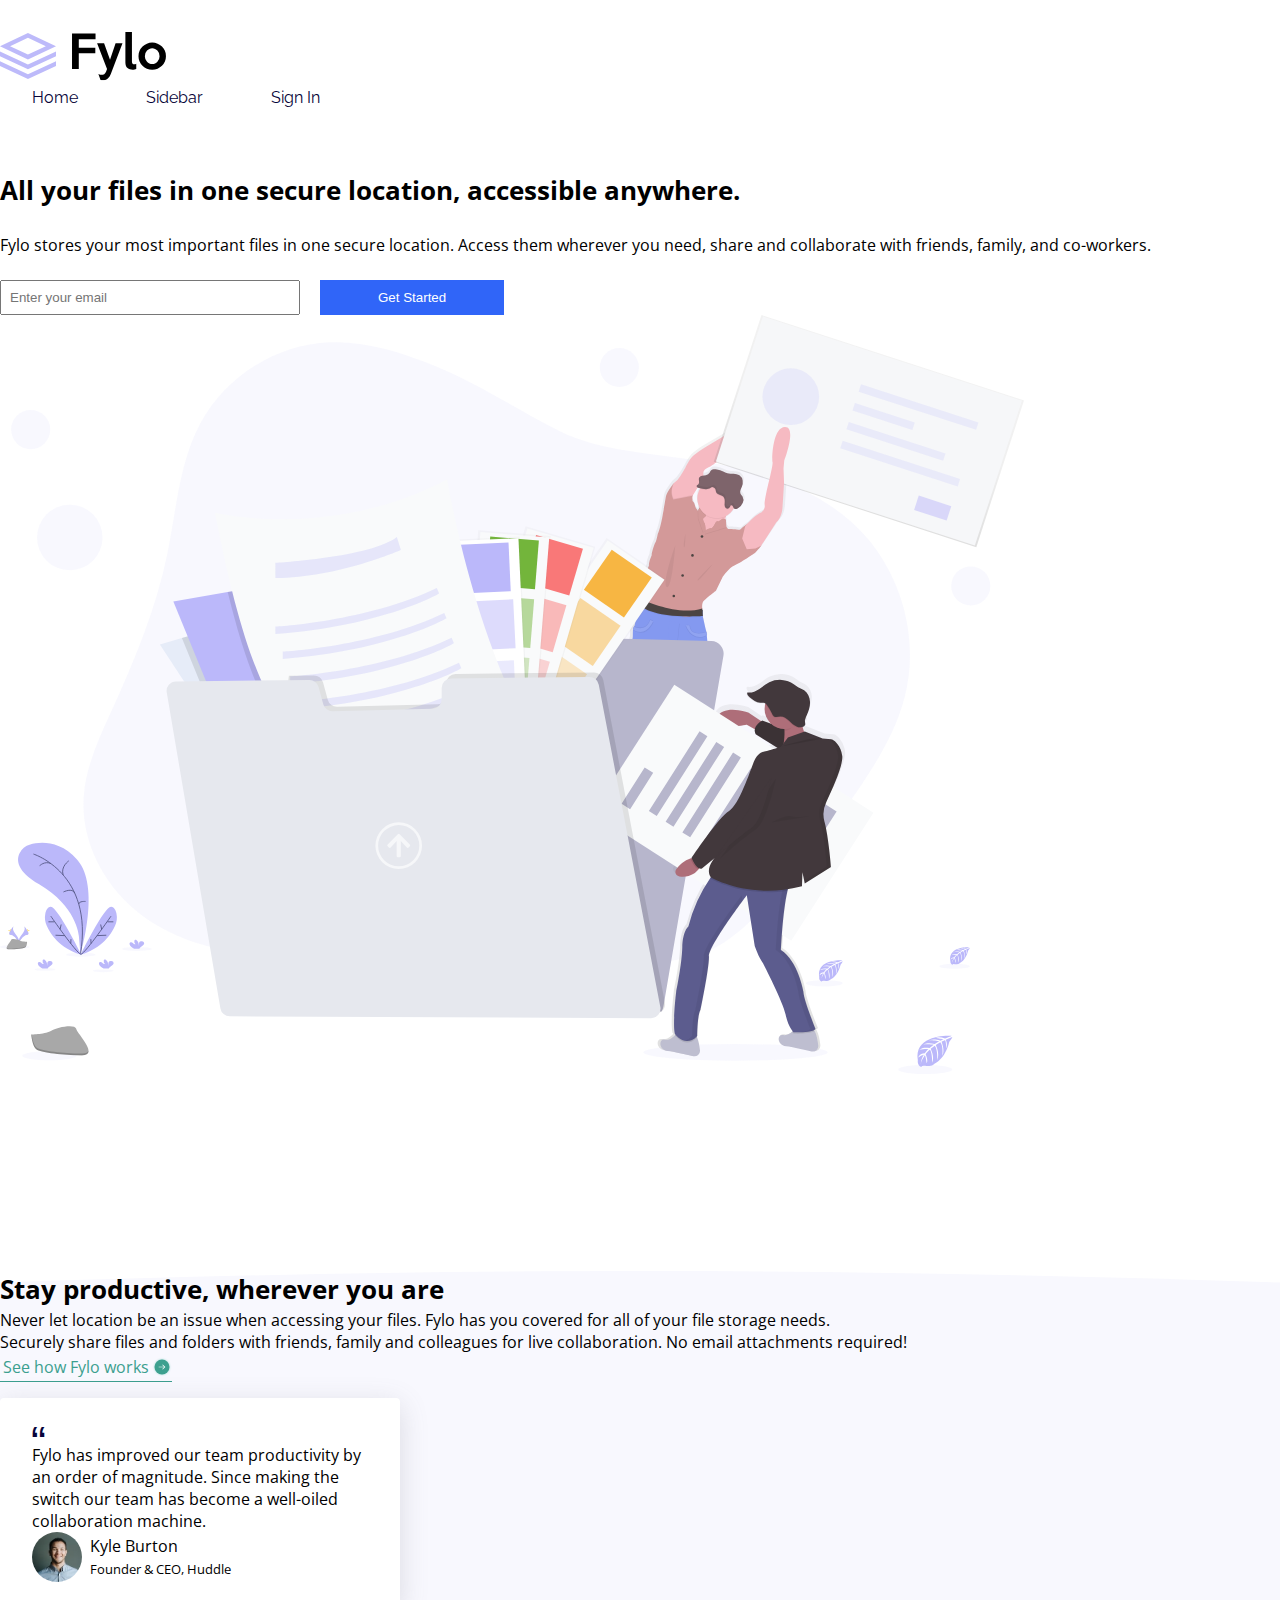
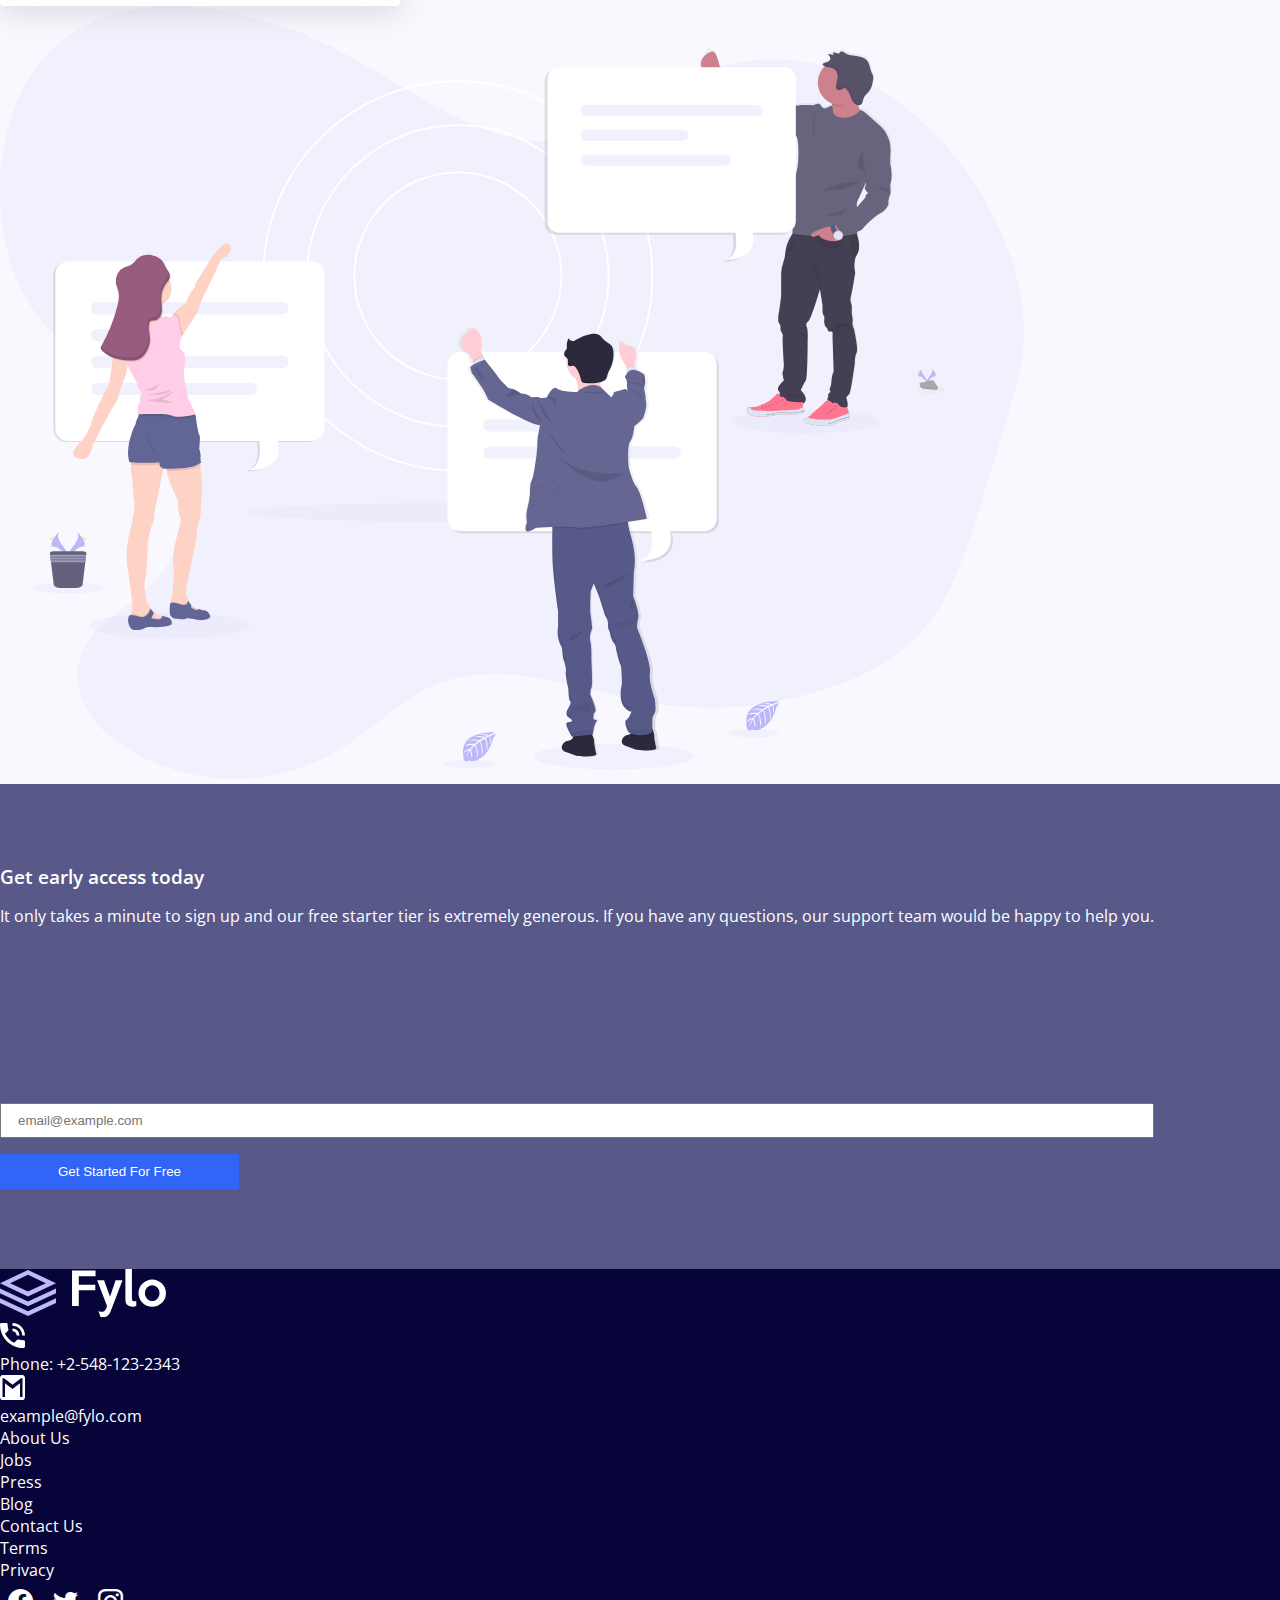
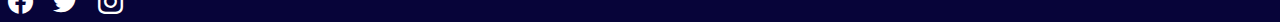
<file: index.html>
<!DOCTYPE html>
<html lang="en">
<head>
  <meta charset="UTF-8">
  <meta name="viewport" content="width=device-width, initial-scale=1.0"> <!-- displays site properly based on user's device -->

  <link rel="icon" type="image/png" sizes="32x32" href="./images/favicon-32x32.png">
  
  <title>Frontend Mentor | Fylo landing page with two column layout</title>

  <!-- GOOGLE FONTS -->
  <link rel="preconnect" href="https://fonts.googleapis.com">
  <link rel="preconnect" href="https://fonts.gstatic.com" crossorigin>
  <link href="https://fonts.googleapis.com/css2?family=Raleway:wght@400;700&display=swap" rel="stylesheet">

  <link rel="preconnect" href="https://fonts.googleapis.com">
  <link rel="preconnect" href="https://fonts.gstatic.com" crossorigin>
  <link href="https://fonts.googleapis.com/css2?family=Open+Sans&display=swap" rel="stylesheet">
  
  <!-- BOOTSTRAP -->
  <link href="https://cdn.jsdelivr.net/npm/bootstrap@5.3.0-alpha1/dist/css/bootstrap.min.css" rel="stylesheet" integrity="sha384-GLhlTQ8iRABdZLl6O3oVMWSktQOp6b7In1Zl3/Jr59b6EGGoI1aFkw7cmDA6j6gD" crossorigin="anonymous">
  <link rel="stylesheet" href="https://cdn.jsdelivr.net/npm/bootstrap-icons@1.10.3/font/bootstrap-icons.css">
  <!-- CUSTOM CSS -->
  <link rel="stylesheet" type="text/css" href="styles.css">
</head>
<body>
    <header class="header">
      <nav class="navbar container">
        <img src="images/logo.svg" alt="site logo">
        <div class="navbar-links">
          <a href="./index.html">Home</a>
          <a href="./sidebar.html">Sidebar</a>
          <a href="#">Sign In</a>
        </div>
      </nav>
    </header>

<!--TOP SECTION-->
<main>
    <section class="top-section">
      <div class="container">
        <div class="row align-items-center d-flex justify-content-between">
          <div class="col-6">
            <h2>All your files in one secure location, accessible anywhere.</h2>
            <p>Fylo stores your most important files in one secure location. Access them wherever you need, share and collaborate with friends, family, and co-workers.</p>
            <input class="inputfield-email" type="text" placeholder="Enter your email">
            <button class="email-btn">Get Started</button>
          </div>
        <div class="col-6 image-container">
            <img src="images/illustration-1.svg" alt="illustration-1">
        </div>
      </div>
    </section>

    <!--MIDDLE SECTION-->
    <section class="middle-section">
      <div class="container py-5">
        <div class="row py-5 d-flex justify-content-between">
          <div class="col-6">
              <h2>Stay productive, wherever you are</h2>
              <div class="pe-5">
                <p>Never let location be an issue when accessing your files. Fylo has you covered for all of your file storage needs.</p> 
                <p>Securely share files and folders with friends, family and colleagues for live collaboration. No email attachments required!</p>
              </div>
            <div class="link-box">
              <a href="#">See how Fylo works</a>
              <img src="./images/icon-arrow.svg" alt="arrow icon">
            </div>
          <div class="card-container">
            <img src="./images/icon-quotes.svg" alt="icon quotemark">
            <p>Fylo has improved our team productivity by an order of magnitude. Since making the switch our team has become a well-oiled collaboration machine.</p>
            <div class="card-testimonial">
              <img src="./images/avatar-testimonial.jpg" alt="avatar icon">
              <div class="card-profile">
                  <p>Kyle Burton</p>
                  <small>Founder & CEO, Huddle</small>
                </div>
              </div>
            </div>
          </div>
          <div class="col-6 image-container">
              <img src="images/illustration-2.svg" alt="illustration-1">
          </div>
        </div>
      </div>
    </section>

    <section class="bottom-section">
      <div class="container">
        <div class="row d-flex justify-content-between">
          <div class="col-5 bottom-left-section">
            <h3>Get early access today</h3>
            <p>It only takes a minute to sign up and our free starter tier is extremely generous. If you have any questions, our support team would be happy to help you.</p>
          </div>
          <div class="col-5 email-box bottom-right-section">
            <input class="inputfield-email-long" type="text" placeholder="email@example.com">
            <button class="email-btn">Get Started For Free</button>
          </div>
        </div>
      </div>
    </section>
  </main>
    <!--FOOOTER SECTION -->
    <footer class="footer-section py-5">
      <div class="container py-5">
        <div class="row mb-4">
          <div class="col">
            <img class="mb-3" src="./images/logo-white.svg" alt="logo">
          </div>
        </div>
        <div class="row d-flex justify-content-between">
          <div class="col-3">
            <div class="d-flex footer-icon">
              <img src="images/icon-phone.svg" alt="phone icon">
              <p>Phone: +2-548-123-2343</p>
            </div>
            <div class="d-flex footer-icon">
              <img src="images/icon-email.svg" alt="email icon">
              <p>example@fylo.com</p>
            </div>
          </div>
          <div class="col-2">
            <p>About Us</p>
            <p>Jobs</p>
            <p>Press</p>
            <p>Blog</p>
          </div>
          <div class="col-2">
            <p>Contact Us</p>
            <p>Terms</p>
            <p>Privacy</p>
          </div>
          <div class="col-2">
            <i class="bi bi-facebook"></i>
            <i class="bi bi-twitter"></i>
            <i class="bi bi-instagram"></i>
          </div>
        </div>
      </div>
    </footer>

    <script src="https://cdn.jsdelivr.net/npm/@popperjs/core@2.11.6/dist/umd/popper.min.js" integrity="sha384-oBqDVmMz9ATKxIep9tiCxS/Z9fNfEXiDAYTujMAeBAsjFuCZSmKbSSUnQlmh/jp3" crossorigin="anonymous"></script>
    <script src="https://cdn.jsdelivr.net/npm/bootstrap@5.3.0-alpha1/dist/js/bootstrap.min.js" integrity="sha384-mQ93GR66B00ZXjt0YO5KlohRA5SY2XofN4zfuZxLkoj1gXtW8ANNCe9d5Y3eG5eD" crossorigin="anonymous"></script>
</body>
</html>
</file>
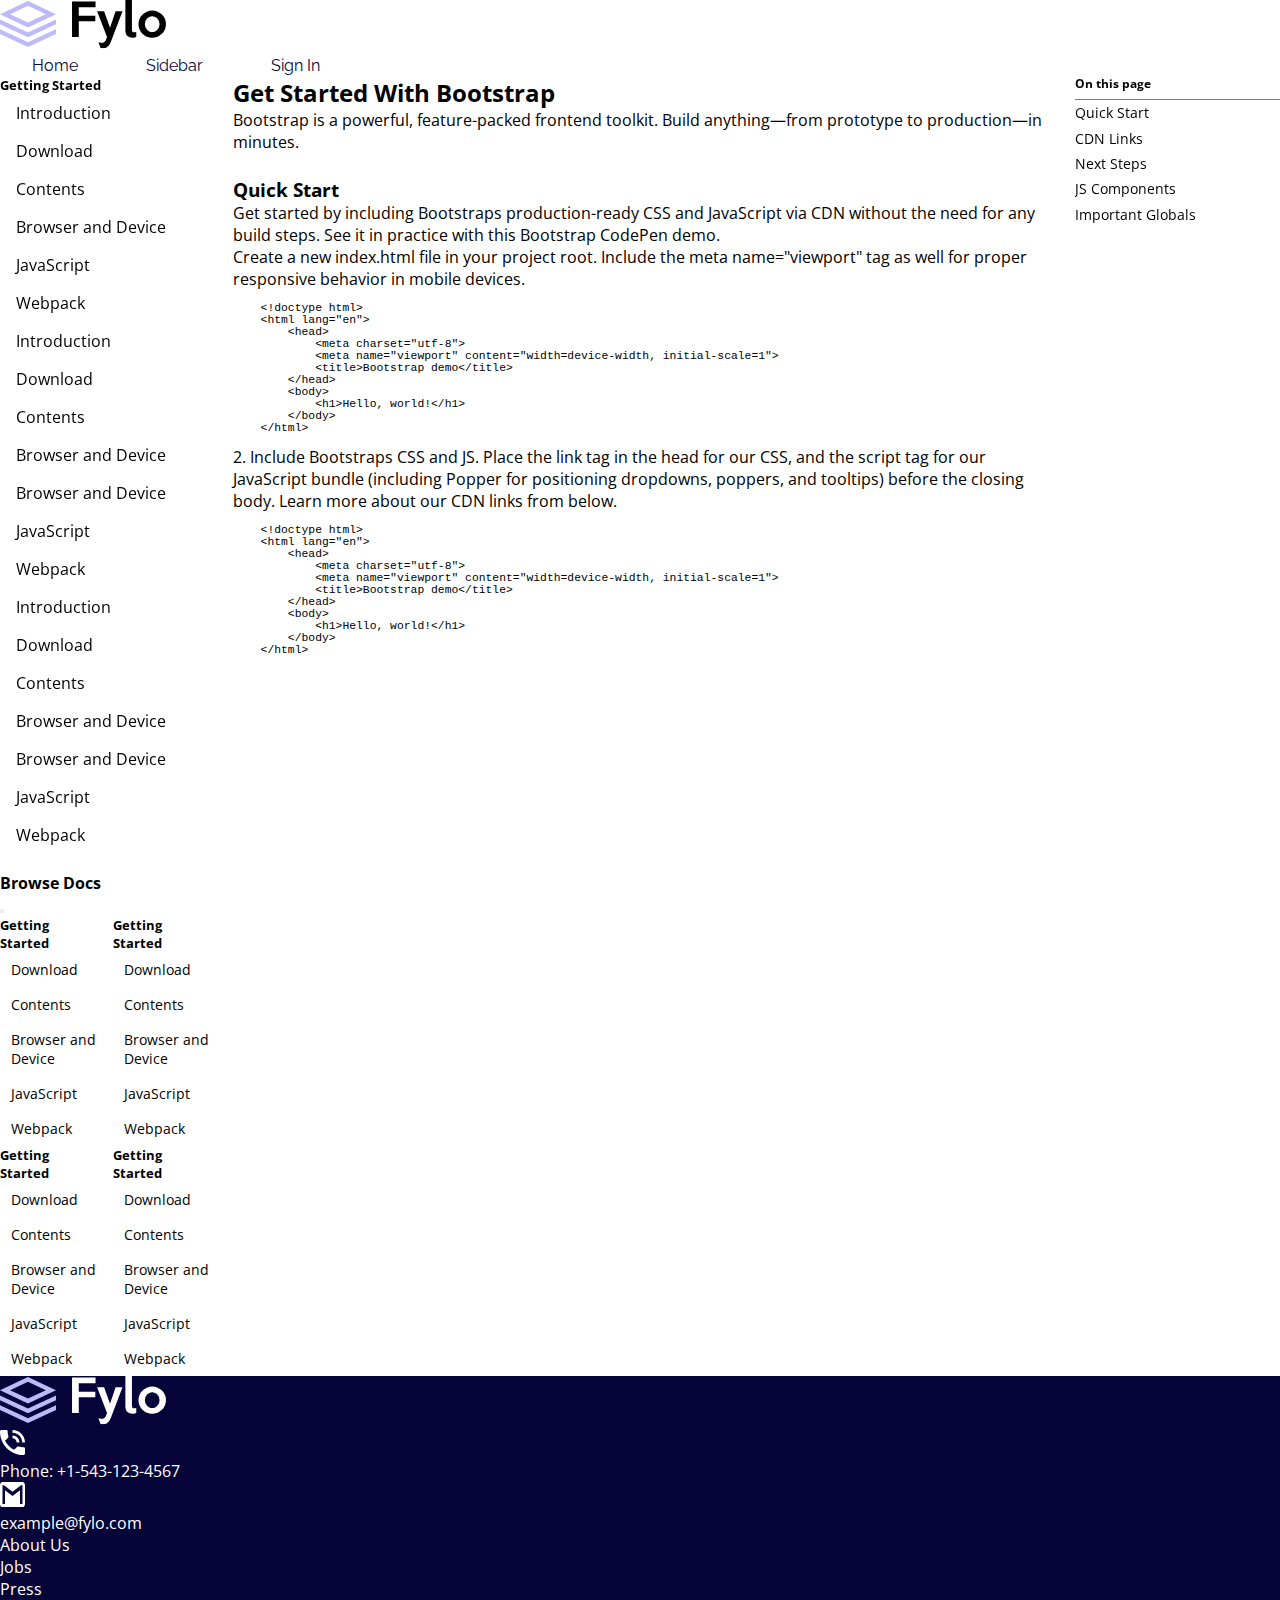
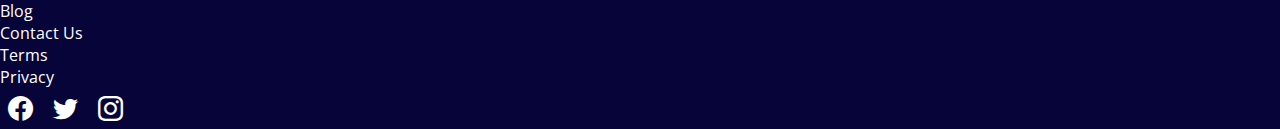
<file: offcanvas-test.html>
<!DOCTYPE html>
<html lang="en">
  <head>
    <meta charset="UTF-8" />
    <meta http-equiv="X-UA-Compatible" content="IE=edge" />
    <meta name="viewport" content="width=device-width, initial-scale=1.0" />
    <title>Offcanvas</title>
    <!-- GOOGLE FONTS -->
    <link rel="preconnect" href="https://fonts.googleapis.com" />
    <link rel="preconnect" href="https://fonts.gstatic.com" crossorigin />
    <link
      href="https://fonts.googleapis.com/css2?family=Raleway:wght@400;700&display=swap"
      rel="stylesheet"
    />
    <link rel="preconnect" href="https://fonts.googleapis.com" />
    <link rel="preconnect" href="https://fonts.gstatic.com" crossorigin />
    <link
      href="https://fonts.googleapis.com/css2?family=Open+Sans&display=swap"
      rel="stylesheet"
    />
    <!-- BOOTSTRAP -->
    <link
      href="https://cdn.jsdelivr.net/npm/bootstrap@5.3.0-alpha1/dist/css/bootstrap.min.css"
      rel="stylesheet"
      integrity="sha384-GLhlTQ8iRABdZLl6O3oVMWSktQOp6b7In1Zl3/Jr59b6EGGoI1aFkw7cmDA6j6gD"
      crossorigin="anonymous"
    />
    <link
      rel="stylesheet"
      href="https://cdn.jsdelivr.net/npm/bootstrap-icons@1.10.3/font/bootstrap-icons.css"
    />
    <!-- CUSTOM CSS -->
    <link rel="stylesheet" type="text/css" href="offstyle.css" />
  </head>

  <body>
    <!--NAVBAR-->
        <nav class="navbar navbar-expand-lg container mt-5">
          <!--Offcanvas toggle-->

          <div class="site-navbar-toggler">
            <button class="navbar-toggler p-3" type="button" data-bs-toggle="offcanvas"
             data-bs-target="#siteOffcanvas" aria-controls="siteOffcanvas">
             <span class="navbar-toggler-icon"></span>
            </button>
          </div>
          <img src="images/logo.svg" alt="site logo" />

          <!--Nav links toggle-->
          <button class="navbar-toggler" type="button" data-bs-toggle="collapse" data-bs-target="#navbarContent">
           <span class="navbar-toggler-icon"></span>
          </button>

        <div class="collapse navbar-nav navbar-collapse justify-content-end" id="navbarContent">
          <div class="navbar-links mt-4">
            <a class="nav-item" href="./index.html">Home</a>
            <a class="nav-item" href="./sidebar.html">Sidebar</a>
            <a class="nav-item" href="#">Sign In</a>
          </div>
        </div>
      </nav>


    <div class="container site-layout my-5">

      <!--Sidebar-->
      <div class="sidebar-section">
        <div class="d-flex flex-column flex-shrink-0 bg-light">
          <h5>Getting Started</h5>
          <ul class="sidebar-ul">
            <li>Introduction</li>
            <li>Download</li>
            <li>Contents</li>
            <li>Browser and Device</li>
            <li>JavaScript</li>
            <li>Webpack</li>
            <li>Introduction</li>
            <li>Download</li>
            <li>Contents</li>
            <li>Browser and Device</li>
            <li>Browser and Device</li>
            <li>JavaScript</li>
            <li>Webpack</li>
            <li>Introduction</li>
            <li>Download</li>
            <li>Contents</li>
            <li>Browser and Device</li>
            <li>Browser and Device</li>
            <li>JavaScript</li>
            <li>Webpack</li>
            <li>Introduction</li>
            <li>Download</li>
            <li>Contents</li>
            <li>Browser and Device</li>
            </ul>
          </div>
        </div>

      <!--Offcanvas start-->
        <div class="offcanvas offcanvas-start d-block pl-2rem" tabindex="-1" id="siteOffcanvas" aria-labelledby="offcanvas-label">
          <div class="offcanvas-header border-bottom">
            <h4 id="sidebar-label">Browse Docs</h4>
            <button class="btn-close" data-bs-dismiss="offcanvas"></button>
          </div>
          <div class="offcanvas-body">
            <ul class="offcanvas-ul">
              <li class="offcanvas-links py-2">
                <h5>Getting Started</h5>
                <ul class="link-ul">
                  <li>Download</li>
                  <li>Contents</li>
                  <li>Browser and Device</li>
                  <li>JavaScript</li>
                  <li>Webpack</li>
                </ul>
              </li>
              <li class="offcanvas-links py-2">
                <h5>Getting Started</h5>
                <ul class="link-ul">
                  <li>Download</li>
                  <li>Contents</li>
                  <li>Browser and Device</li>
                  <li>JavaScript</li>
                  <li>Webpack</li>
                </ul>
              </li>
              <li class="offcanvas-links py-2">
                <h5>Getting Started</h5>
                <ul class="link-ul">
                  <li>Download</li>
                  <li>Contents</li>
                  <li>Browser and Device</li>
                  <li>JavaScript</li>
                  <li>Webpack</li>
                </ul>
              </li>
              <li class="offcanvas-links py-2">
                <h5>Getting Started</h5>
                <ul class="link-ul">
                  <li>Download</li>
                  <li>Contents</li>
                  <li>Browser and Device</li>
                  <li>JavaScript</li>
                  <li>Webpack</li>
                </ul>
              </li>
              </ul>
          </div>
        </div>
     

      <div class="grid-container">
        <div class="grid-intro">
          <h2>Get Started With Bootstrap</h2>
          <p>
            Bootstrap is a powerful, feature-packed frontend toolkit. Build
            anything—from prototype to production—in minutes.
          </p>
        </div>

        <div class="grid-toc">
          <h5>On this page</h5>
          <ul class="toc-ul">
            <li>Quick Start</li>
            <li>CDN Links</li>
            <li>Next Steps</li>
            <li>JS Components</li>
            <li>Important Globals</li>
          </ul>
        </div>

        <div class="grid-content">
          <h3>Quick Start</h3>
          <p>
            Get started by including Bootstraps production-ready CSS and
            JavaScript via CDN without the need for any build steps. See it in
            practice with this Bootstrap CodePen demo.
          </p>
          <p>
            Create a new index.html file in your project root. Include the meta
            name="viewport" tag as well for proper responsive behavior in mobile
            devices.
          </p>

          <div class="code-snippet">
            <pre><code class="language html" data-lang="html">
    &lt;!doctype html&gt;
    &lt;html lang=&quot;en&quot;&gt;
        &lt;head&gt;
            &lt;meta charset=&quot;utf-8&quot;&gt;
            &lt;meta name=&quot;viewport&quot; content=&quot;width=device-width, initial-scale=1&quot;&gt;
            &lt;title&gt;Bootstrap demo&lt;/title&gt;
        &lt;/head&gt;
        &lt;body&gt;
            &lt;h1&gt;Hello, world!&lt;/h1&gt;
        &lt;/body&gt;
    &lt;/html&gt;
              </code></pre>
          </div>
          <p>
            2. Include Bootstraps CSS and JS. Place the link tag in the head for
            our CSS, and the script tag for our JavaScript bundle (including
            Popper for positioning dropdowns, poppers, and tooltips) before the
            closing body. Learn more about our CDN links from below.
          </p>

          <div class="code-snippet">
            <pre><code class="language html" data-lang="html">
    &lt;!doctype html&gt;
    &lt;html lang=&quot;en&quot;&gt;
        &lt;head&gt;
            &lt;meta charset=&quot;utf-8&quot;&gt;
            &lt;meta name=&quot;viewport&quot; content=&quot;width=device-width, initial-scale=1&quot;&gt;
            &lt;title&gt;Bootstrap demo&lt;/title&gt;
        &lt;/head&gt;
        &lt;body&gt;
            &lt;h1&gt;Hello, world!&lt;/h1&gt;
        &lt;/body&gt;
    &lt;/html&gt;
              </code></pre>
          </div>
        </div>
      </div>
    </div>

    <!--FOOTER-->
    <footer class="footer-section py-5">
      <div class="container py-5">
        <div class="row mb-4">
          <div class="col">
            <img class="mb-3" src="./images/logo-white.svg" alt="logo" />
          </div>
        </div>
        <div class="row d-flex justify-content-between">
          <div class="col-3">
            <div class="d-flex footer-icon">
              <img src="images/icon-phone.svg" alt="phone icon" />
              <p>Phone: +1-543-123-4567</p>
            </div>
            <div class="d-flex footer-icon">
              <img src="images/icon-email.svg" alt="email icon" />
              <p>example@fylo.com</p>
            </div>
          </div>
          <div class="col-2">
            <p>About Us</p>
            <p>Jobs</p>
            <p>Press</p>
            <p>Blog</p>
          </div>
          <div class="col-2">
            <p>Contact Us</p>
            <p>Terms</p>
            <p>Privacy</p>
          </div>
          <div class="col-2">
            <i class="bi bi-facebook"></i>
            <i class="bi bi-twitter"></i>
            <i class="bi bi-instagram"></i>
          </div>
        </div>
      </div>
    </footer>

    <script
      src="https://cdn.jsdelivr.net/npm/@popperjs/core@2.11.6/dist/umd/popper.min.js"
      integrity="sha384-oBqDVmMz9ATKxIep9tiCxS/Z9fNfEXiDAYTujMAeBAsjFuCZSmKbSSUnQlmh/jp3"
      crossorigin="anonymous"
    ></script>
    <script
      src="https://cdn.jsdelivr.net/npm/bootstrap@5.3.0-alpha1/dist/js/bootstrap.min.js"
      integrity="sha384-mQ93GR66B00ZXjt0YO5KlohRA5SY2XofN4zfuZxLkoj1gXtW8ANNCe9d5Y3eG5eD"
      crossorigin="anonymous"
    ></script>
  </body>
</html>
</file>
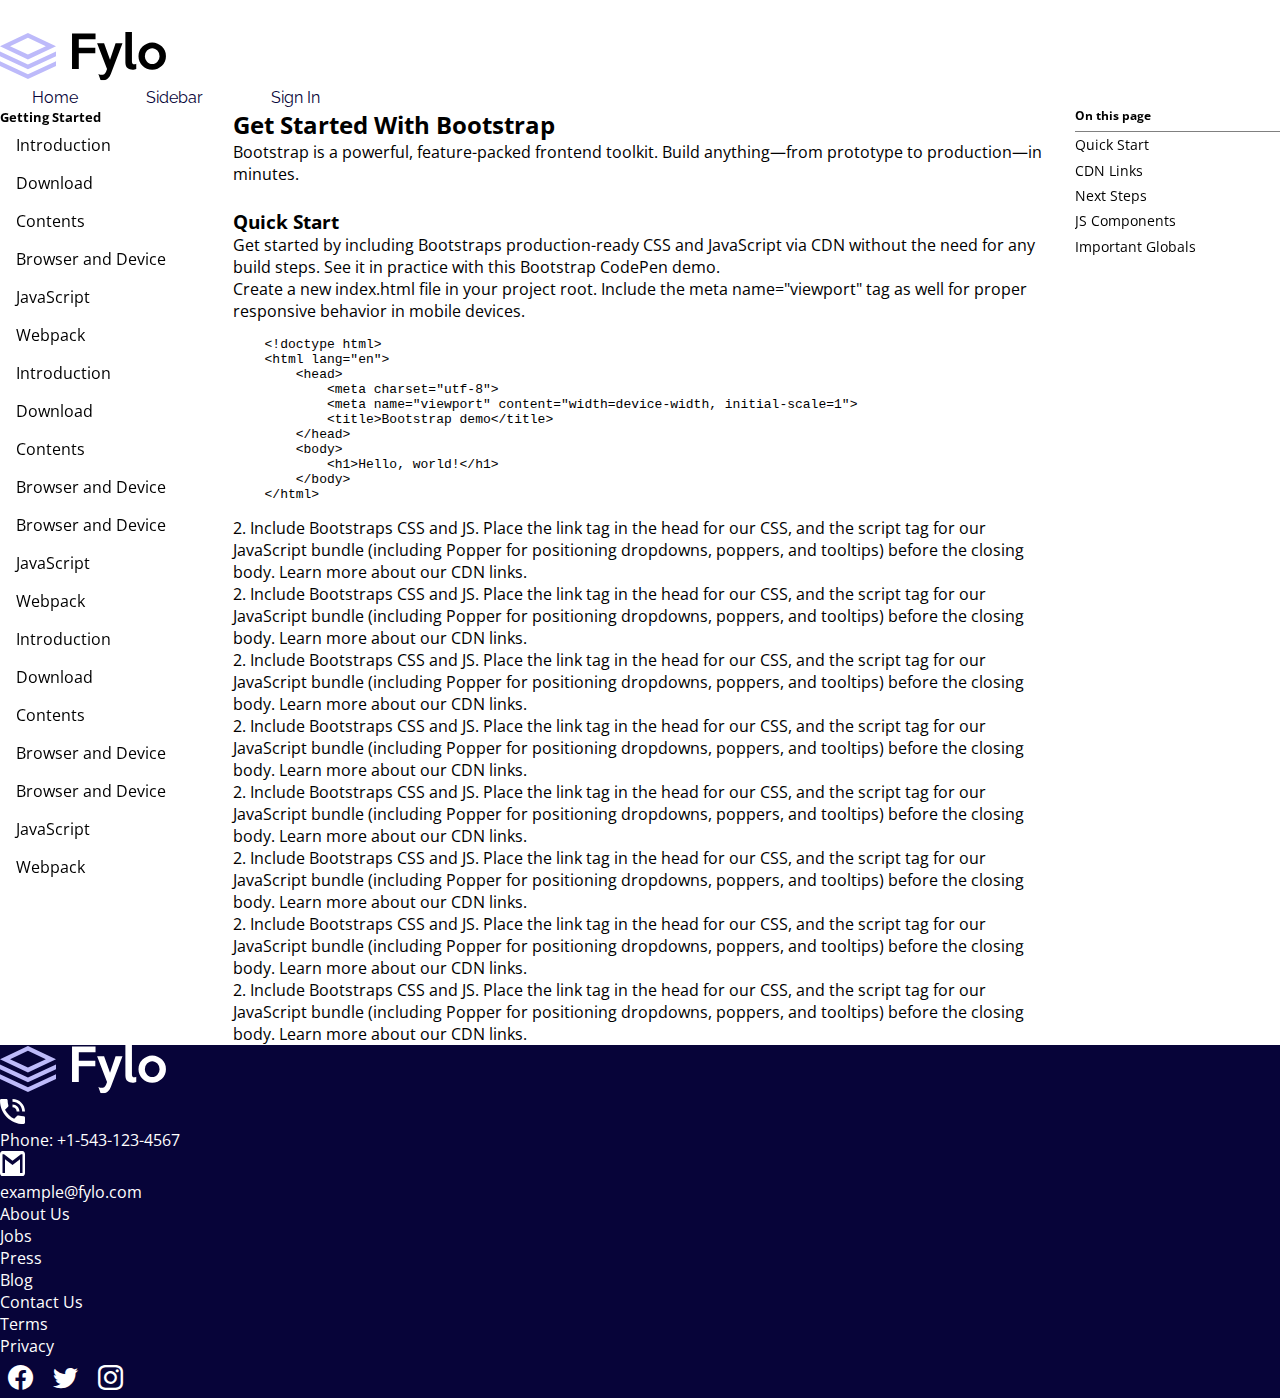
<file: sidebar.html>
<!DOCTYPE html>
<html lang="en">
  <head>
    <meta charset="UTF-8" />
    <meta http-equiv="X-UA-Compatible" content="IE=edge" />
    <meta name="viewport" content="width=device-width, initial-scale=1.0" />
    <title>Sidebar</title>
    <!-- GOOGLE FONTS -->
    <link rel="preconnect" href="https://fonts.googleapis.com" />
    <link rel="preconnect" href="https://fonts.gstatic.com" crossorigin />
    <link
      href="https://fonts.googleapis.com/css2?family=Raleway:wght@400;700&display=swap"
      rel="stylesheet"
    />

    <link rel="preconnect" href="https://fonts.googleapis.com" />
    <link rel="preconnect" href="https://fonts.gstatic.com" crossorigin />
    <link
      href="https://fonts.googleapis.com/css2?family=Open+Sans&display=swap"
      rel="stylesheet"
    />

    <!-- BOOTSTRAP -->
    <link
      href="https://cdn.jsdelivr.net/npm/bootstrap@5.3.0-alpha1/dist/css/bootstrap.min.css"
      rel="stylesheet"
      integrity="sha384-GLhlTQ8iRABdZLl6O3oVMWSktQOp6b7In1Zl3/Jr59b6EGGoI1aFkw7cmDA6j6gD"
      crossorigin="anonymous"
    />
    <link
      rel="stylesheet"
      href="https://cdn.jsdelivr.net/npm/bootstrap-icons@1.10.3/font/bootstrap-icons.css"
    />
    <!-- CUSTOM CSS -->
    <link rel="stylesheet" type="text/css" href="styles.css" />
  </head>

  <body>
    <!--HEADER-->
    <header class="header">
      <nav class="navbar container">
        <img src="images/logo.svg" alt="site logo" />
        <div class="navbar-links">
          <a href="./index.html">Home</a>
          <a href="./sidebar.html">Sidebar</a>
          <a href="#">Sign In</a>
        </div>
      </nav>
    </header>

      <div class="container site-layout my-5">
        
        <div class="sidebar-section">
          <div class="d-flex flex-column flex-shrink-0 bg-light">
            <h5>Getting Started</h5>
            <ul class="sidebar-ul ">
              <li>Introduction</li>
              <li>Download</li>
              <li>Contents</li>
              <li>Browser and Device</li>
              <li>JavaScript</li>
              <li>Webpack</li>
              <li>Introduction</li>
              <li>Download</li>
              <li>Contents</li>
              <li>Browser and Device</li>
              <li>Browser and Device</li>
              <li>JavaScript</li>
              <li>Webpack</li>
              <li>Introduction</li>
              <li>Download</li>
              <li>Contents</li>
              <li>Browser and Device</li>
              <li>Browser and Device</li>
              <li>JavaScript</li>
              <li>Webpack</li>
              <li>Introduction</li>
              <li>Download</li>
              <li>Contents</li>
              <li>Browser and Device</li>
           
            </ul>
          </div>
        </div>

        <div class="grid-container">
          <div class="grid-intro">
            <h2>Get Started With Bootstrap</h2>
            <p>
              Bootstrap is a powerful, feature-packed frontend toolkit. Build
              anything—from prototype to production—in minutes.
            </p>
          </div>

          <div class="grid-toc">
              <h5>On this page</h5>
              <ul class="toc-ul">
                <li>Quick Start</li>
                <li>CDN Links</li>
                <li>Next Steps</li>
                <li>JS Components</li>
                <li>Important Globals</li>
                </ul>
          </div>

          <div class="grid-content">
            <h3>Quick Start</h3>
            <p>
              Get started by including Bootstraps production-ready CSS and
              JavaScript via CDN without the need for any build steps. See it
              in practice with this Bootstrap CodePen demo.
            </p>
            <p>
              Create a new index.html file in your project root. Include the
              meta name="viewport" tag as well for proper responsive behavior
              in mobile devices.
            </p>
          
              <pre><code class="d-flex justify-content-start">
    &lt;!doctype html&gt;
    &lt;html lang=&quot;en&quot;&gt;
        &lt;head&gt;
            &lt;meta charset=&quot;utf-8&quot;&gt;
            &lt;meta name=&quot;viewport&quot; content=&quot;width=device-width, initial-scale=1&quot;&gt;
            &lt;title&gt;Bootstrap demo&lt;/title&gt;
        &lt;/head&gt;
        &lt;body&gt;
            &lt;h1&gt;Hello, world!&lt;/h1&gt;
        &lt;/body&gt;
    &lt;/html&gt;
                  </code></pre>
         
            <p>
              2. Include Bootstraps CSS and JS. Place the link tag in the head
              for our CSS, and the script tag for our JavaScript bundle
              (including Popper for positioning dropdowns, poppers, and
              tooltips) before the closing body. Learn more about our CDN
              links.
            </p>
            <p>
                2. Include Bootstraps CSS and JS. Place the link tag in the head
                for our CSS, and the script tag for our JavaScript bundle
                (including Popper for positioning dropdowns, poppers, and
                tooltips) before the closing body. Learn more about our CDN
                links.
              </p>
              <p>
                2. Include Bootstraps CSS and JS. Place the link tag in the head
                for our CSS, and the script tag for our JavaScript bundle
                (including Popper for positioning dropdowns, poppers, and
                tooltips) before the closing body. Learn more about our CDN
                links.
              </p>
              <p>
                2. Include Bootstraps CSS and JS. Place the link tag in the head
                for our CSS, and the script tag for our JavaScript bundle
                (including Popper for positioning dropdowns, poppers, and
                tooltips) before the closing body. Learn more about our CDN
                links.
              </p>
              <p>
                2. Include Bootstraps CSS and JS. Place the link tag in the head
                for our CSS, and the script tag for our JavaScript bundle
                (including Popper for positioning dropdowns, poppers, and
                tooltips) before the closing body. Learn more about our CDN
                links.
              </p>
              <p>
                2. Include Bootstraps CSS and JS. Place the link tag in the head
                for our CSS, and the script tag for our JavaScript bundle
                (including Popper for positioning dropdowns, poppers, and
                tooltips) before the closing body. Learn more about our CDN
                links.
              </p>
              <p>
                2. Include Bootstraps CSS and JS. Place the link tag in the head
                for our CSS, and the script tag for our JavaScript bundle
                (including Popper for positioning dropdowns, poppers, and
                tooltips) before the closing body. Learn more about our CDN
                links.
              </p>
              <p>
                2. Include Bootstraps CSS and JS. Place the link tag in the head
                for our CSS, and the script tag for our JavaScript bundle
                (including Popper for positioning dropdowns, poppers, and
                tooltips) before the closing body. Learn more about our CDN
                links.
              </p>
          </div>

        </div>
      </div>


    <!--FOOTER-->
    <footer class="footer-section py-5">
      <div class="container py-5">
        <div class="row mb-4">
          <div class="col">
            <img class="mb-3" src="./images/logo-white.svg" alt="logo" />
          </div>
        </div>
        <div class="row d-flex justify-content-between">
          <div class="col-3">
            <div class="d-flex footer-icon">
              <img src="images/icon-phone.svg" alt="phone icon" />
              <p>Phone: +1-543-123-4567</p>
            </div>
            <div class="d-flex footer-icon">
              <img src="images/icon-email.svg" alt="email icon" />
              <p>example@fylo.com</p>
            </div>
          </div>
          <div class="col-2">
            <p>About Us</p>
            <p>Jobs</p>
            <p>Press</p>
            <p>Blog</p>
          </div>
          <div class="col-2">
            <p>Contact Us</p>
            <p>Terms</p>
            <p>Privacy</p>
          </div>
          <div class="col-2">
            <i class="bi bi-facebook"></i>
            <i class="bi bi-twitter"></i>
            <i class="bi bi-instagram"></i>
          </div>
        </div>
      </div>
    </footer>

    <script
      src="https://cdn.jsdelivr.net/npm/@popperjs/core@2.11.6/dist/umd/popper.min.js"
      integrity="sha384-oBqDVmMz9ATKxIep9tiCxS/Z9fNfEXiDAYTujMAeBAsjFuCZSmKbSSUnQlmh/jp3"
      crossorigin="anonymous"
    ></script>
    <script
      src="https://cdn.jsdelivr.net/npm/bootstrap@5.3.0-alpha1/dist/js/bootstrap.min.js"
      integrity="sha384-mQ93GR66B00ZXjt0YO5KlohRA5SY2XofN4zfuZxLkoj1gXtW8ANNCe9d5Y3eG5eD"
      crossorigin="anonymous"
    ></script>
  </body>
</html>
</file>
<file: styles.css>
:root{
    --vd-blue: hsl(243, 87%, 12%);
    --d-blue: hsl(238, 22%, 44%);
    --b-blue: hsl(224, 93%, 58%);
    --m-cyan: hsl(170, 45%, 43%);
    --lg-blue: hsl(240, 75%, 98%);
    --l-gray: hsl(0, 0%, 75%);
    --font-raleway: "Raleway", "sans-serif";
}

*{
    padding: 0;
    margin: 0;
    box-sizing: border-box;
}


body{
    font-family: 'Open Sans', sans-serif;
}
.header{
    display: flex;
    padding-top: 2rem;
}

.navbar-links a{
    padding: 0rem 2rem;
    text-decoration: none;
    font-family: var(--font-raleway);
    color: var(--vd-blue);
    font-weight: 400;
}

.top-section{
    margin: 4rem 0rem 12rem;
}

.top-section p{
    margin: 1.5rem 0rem;
    position: relative;
}

.top-section h2, .middle-section h2 {
    font-weight: 700;
    line-height: 1.5;
    font-size: 2vw;
}


.middle-section{
    background-image: url(./images/bg-curve-desktop.svg);
    background-repeat: no-repeat;
    background-size: cover;
    background-position: top;
}

.image-container{
    max-width: 80%;
}

.image-container img{
    width: 100%;
}

.inputfield-email{
    padding: 0.5rem 0.5rem;
    margin-right: 1rem;
    width: 100%;
    max-width: 300px;
}

.email-btn{
    background-color: var(--b-blue);
    border-color: var(--b-blue);
    border-style: solid;
    color: #fff;
    padding: 0.5rem 3.5rem;
}


.card-container{
    background-color: #fff;
    max-width: 400px;
    padding: 1.5rem 2rem;
    border-radius: 4px;
    box-shadow: rgba(100, 100, 111, 0.2) 0px 7px 29px 0px;
}

.link-box{
    display: flex;
    align-items: center;
    margin-bottom: 1rem;
    width: fit-content;
    border-bottom: 1px solid;
    border-color: var(--m-cyan);
}

.link-box img{
    width: 20px;
    height: 20px;
}


.link-box a{
    color: var(--m-cyan);
    text-decoration: none;
    padding: 3px;
}

.card-testimonial{
    display: flex;
    align-items: center;
}

.card-testimonial img{
    width: 50px;
    height: 50px;
    border-radius: 50%;
}

.card-profile p, small{
    margin: 0rem .5rem;
}

.bottom-section{
    background-color: var(--d-blue);
    display: flex;
}

.inputfield-email-long{
    width: 100%;
}

.bottom-left-section h3, .bottom-left-section p{
    color: #fff;
    padding-bottom: 1rem;
}

.bottom-left-section h3{
    font-weight: 600;
}

.bottom-section .bottom-left-section, .bottom-right-section{
    padding: 5rem 0rem;
}

.inputfield-email-long{
    padding: .5rem 1rem;
    margin-bottom: 1rem;
}   

.footer-section{
    background-color: var(--vd-blue);
    color: #fff;
}

.footer-icon img{
    width: 25px;
    height: 25px;
    margin-right: .8rem;
}

.bi::before{
    padding: .5rem;
    font-size: 25px;
    
}


/* SIDEBAR PAGE */

.site-layout{
    display: grid;
    grid-template-areas: 'sidebar main';
    grid-template-columns: 1fr 5fr;
    gap: 1.5rem;
}

.container ul, .grid-toc ul{
    list-style: none;
    padding: 0;
}

.sidebar-section{
    grid-area: sidebar;
    position: sticky;
    top: 2rem;
    height: calc(100vh - 8rem);
    overflow-y: auto;
}

.sidebar-ul li{
    padding: .5rem 0rem .5rem 1rem;
}

 .toc-ul li{
    padding: .2rem 0rem .2rem 0rem;
 }

.grid-container{
    display: grid;
    grid-template-areas:
    'intro toc'
    'content toc';
    grid-template-rows: auto 1fr;
    grid-template-columns: 4fr 1fr;
    gap: 1.5rem;
}

.grid-intro{
    grid-area: intro;
}

.grid-toc{
    grid-area: toc;
    font-size: 14px;
    position: sticky;
    top: 2rem;
    right: 0rem;
    height: calc(100vh - 8rem);
    overflow-y: auto;
    
}

.grid-toc h5{
    padding-bottom: .5rem;
    border-bottom: solid 1px grey;
}

.grid-content{
    grid-area: content;
}


/*MEDIA QUERIES*/

/*SIDEBAR PAGE*/

@media (max-width: 991px) {
    
    .site-layout{
        grid-template-columns: 1fr;
    }

    .bi .bi-list {
        display: block;
    }

    .grid-container{
        grid-template-areas:
         'intro'
         'toc'
         'content' ;
         grid-template-rows: auto auto 1fr;
         grid-template-columns: 1fr;
    }

    .sidebar-section{
        display: none;
    }

    pre{
        width: 600px;                        
        word-wrap: break-word;      
    }
}
</file>
<file: offstyle.css>
:root{
    --vd-blue: hsl(243, 87%, 12%);
    --d-blue: hsl(238, 22%, 44%);
    --b-blue: hsl(224, 93%, 58%);
    --m-cyan: hsl(170, 45%, 43%);
    --lg-blue: hsl(240, 75%, 98%);
    --l-gray: hsl(0, 0%, 75%);
    --font-raleway: "Raleway", "sans-serif";
}

*{
    padding: 0;
    margin: 0;
    box-sizing: border-box;
}


body{
    font-family: 'Open Sans', sans-serif;
}
.header{
    padding-top: 2rem;
}

.navbar-links a{
    padding: 0rem 2rem;
    text-decoration: none;
    font-family: var(--font-raleway);
    color: var(--vd-blue);
    font-weight: 400;
}

.top-section{
    margin: 4rem 0rem 12rem;
}

.top-section p{
    margin: 1.5rem 0rem;
    position: relative;
}

.top-section h2, .middle-section h2 {
    font-weight: 700;
    line-height: 1.5;
    font-size: 2vw;
}


.middle-section{
    background-image: url(./images/bg-curve-desktop.svg);
    background-repeat: no-repeat;
    background-size: cover;
    background-position: top;
}

.image-container{
    max-width: 80%;
}

.image-container img{
    width: 100%;
}

.inputfield-email{
    padding: 0.5rem 0.5rem;
    margin-right: 1rem;
    width: 100%;
    max-width: 300px;
}

.email-btn{
    background-color: var(--b-blue);
    border-color: var(--b-blue);
    border-style: solid;
    color: #fff;
    padding: 0.5rem 3.5rem;
}


.card-container{
    background-color: #fff;
    max-width: 400px;
    padding: 1.5rem 2rem;
    border-radius: 4px;
    box-shadow: rgba(100, 100, 111, 0.2) 0px 7px 29px 0px;
}

.link-box{
    display: flex;
    align-items: center;
    margin-bottom: 1rem;
    width: fit-content;
    border-bottom: 1px solid;
    border-color: var(--m-cyan);
}

.link-box img{
    width: 20px;
    height: 20px;
}


.link-box a{
    color: var(--m-cyan);
    text-decoration: none;
    padding: 3px;
}

.card-testimonial{
    display: flex;
    align-items: center;
}

.card-testimonial img{
    width: 50px;
    height: 50px;
    border-radius: 50%;
}

.card-profile p, small{
    margin: 0rem .5rem;
}

.bottom-section{
    background-color: var(--d-blue);
    display: flex;
}

.inputfield-email-long{
    width: 100%;
}

.bottom-left-section h3, .bottom-left-section p{
    color: #fff;
    padding-bottom: 1rem;
}

.bottom-left-section h3{
    font-weight: 600;
}

.bottom-section .bottom-left-section, .bottom-right-section{
    padding: 5rem 0rem;
}

.inputfield-email-long{
    padding: .5rem 1rem;
    margin-bottom: 1rem;
}   

.footer-section{
    background-color: var(--vd-blue);
    color: #fff;
}

.footer-icon img{
    width: 25px;
    height: 25px;
    margin-right: .8rem;
}

.bi::before{
    padding: .5rem;
    font-size: 25px;
    
}


/* SIDEBAR PAGE */
.site-layout{
    display: grid;
    grid-template-areas: 'sidebar main';
    grid-template-columns: 1fr 5fr;
    gap: 1.5rem;
}

.container ul, .grid-toc ul{
    list-style: none;
    padding: 0;
}

.sidebar-section{
    grid-area: sidebar;
    position: sticky;
    top: 2rem;
    height: calc(100vh - 8rem);
    overflow-y: auto;
}

.sidebar-ul li{
    padding: .5rem 0rem .5rem 1rem;
}

 .toc-ul li{
    padding: .2rem 0rem .2rem 0rem;
 }

.grid-container{
    display: grid;
    grid-template-areas:
    'intro toc'
    'content toc';
    grid-template-rows: auto 1fr;
    grid-template-columns: 4fr 1fr;
    gap: 1.5rem;
}

.grid-container{
grid-area: main;
}

.grid-intro{
    grid-area: intro;
}

.grid-toc{
    grid-area: toc;
    font-size: 14px;
    position: sticky;
    top: 2rem;
    right: 0rem;
    height: calc(100vh - 8rem);
    overflow-y: auto;
}

.grid-toc h5{
    padding-bottom: .5rem;
    border-bottom: solid 1px grey;
}

.grid-content{
    grid-area: content;
}


.code-snippet pre{
    white-space: pre;
    border: 0;
}

.code-snippet pre code{
    font-size: inherit;
    word-wrap: normal;
}


pre{
    display: block;
    overflow: auto;
    font-size: .875em;
}

.navbar-toggler{
    border: none;
}

.site-navbar-toggler{
    display:none;
}

.offcanvas-body .offcanvas-ul{
    column-count: 2;
}

#sidebar-label{
    margin-bottom: 0;
}

.offcanvas-links{
    break-inside: avoid;
}

.link-ul li{
    padding: .5rem 0rem .5rem 0rem;
    margin-left: .7rem;
    font-size: .875rem;
}


/*MEDIA QUERIES*/

/*SIDEBAR PAGE*/

@media (max-width: 991px) {

    .grid-toc{
        height: auto;
        position: initial;
    }
    
    .site-layout{
        display: block;
    }

    .grid-container{
        grid-template-areas:
         'intro'
         'toc'
         'content' ;
         grid-template-rows: auto auto 1fr;
         grid-template-columns: repeat(1, minmax(0, 1fr));
    }

    .sidebar-section{
        display: none;
    }

    .site-navbar-toggler{
        display: block;
    }
}
</file>
